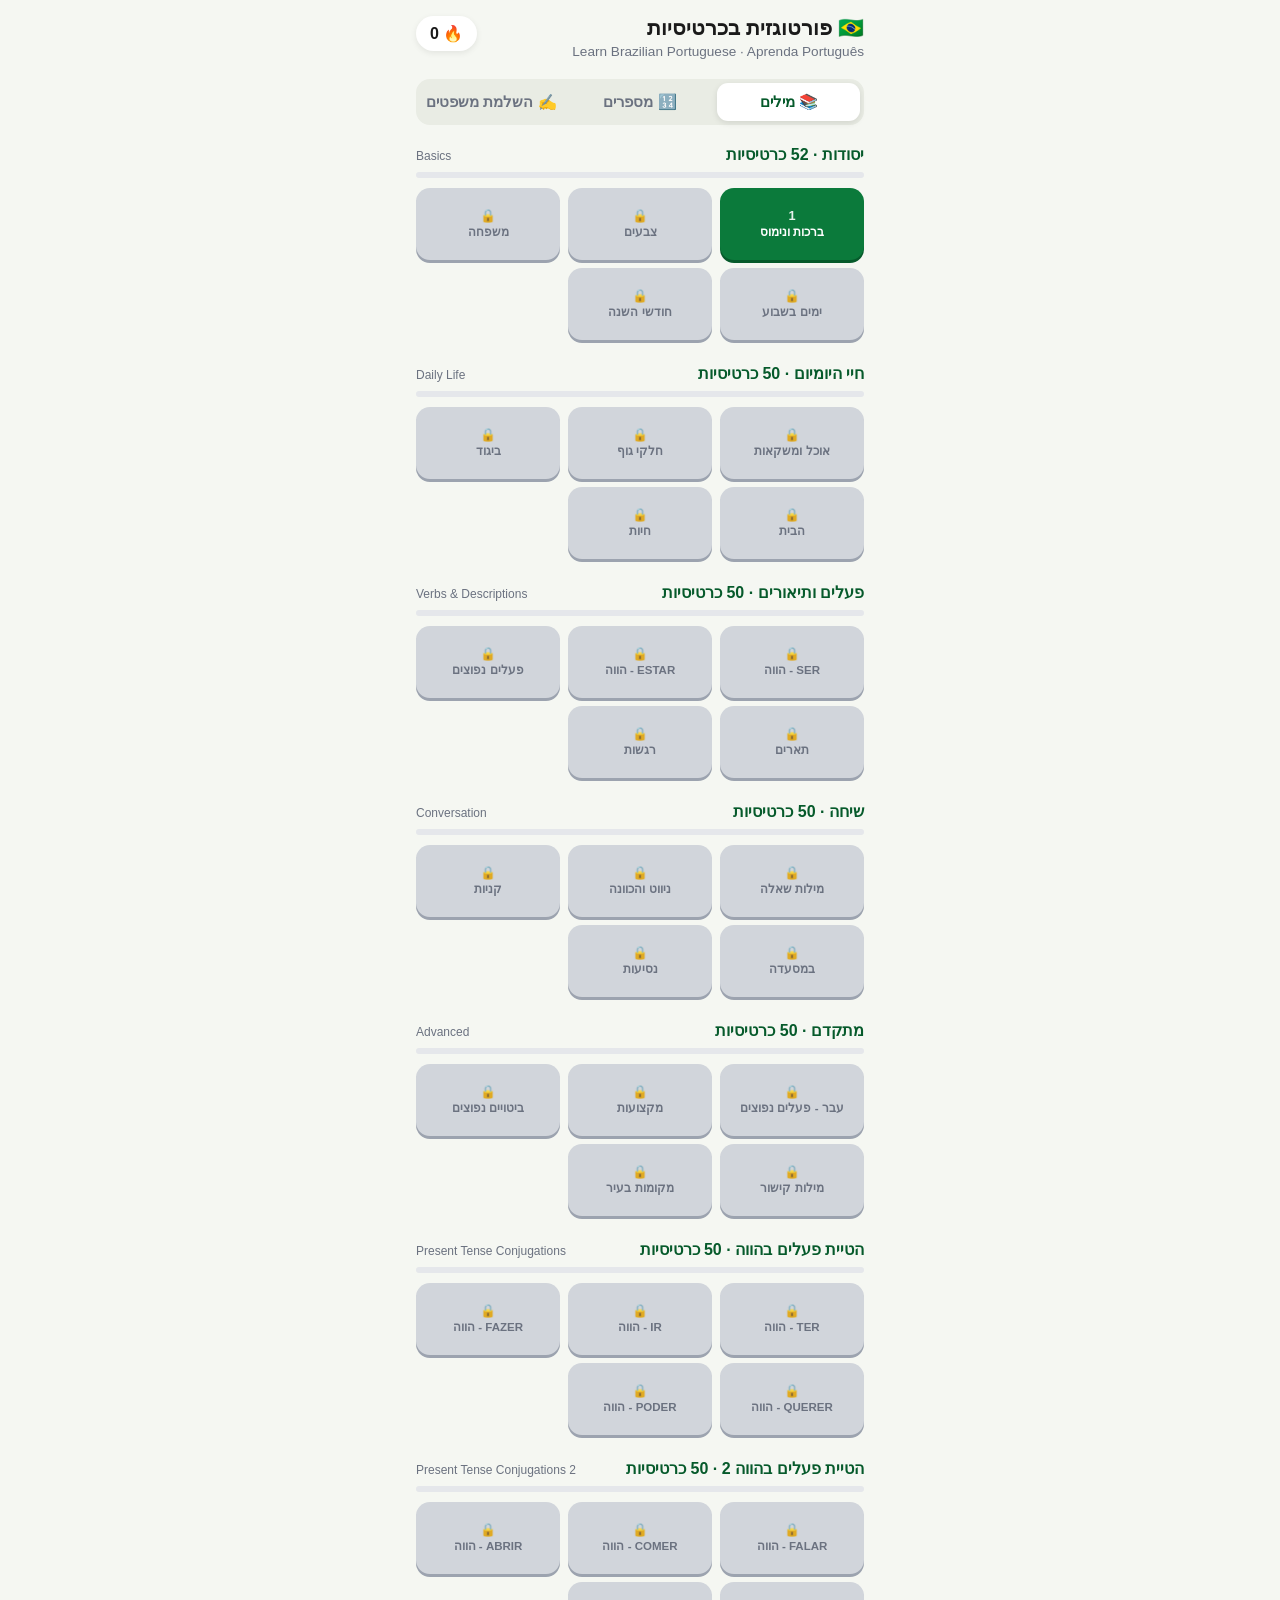
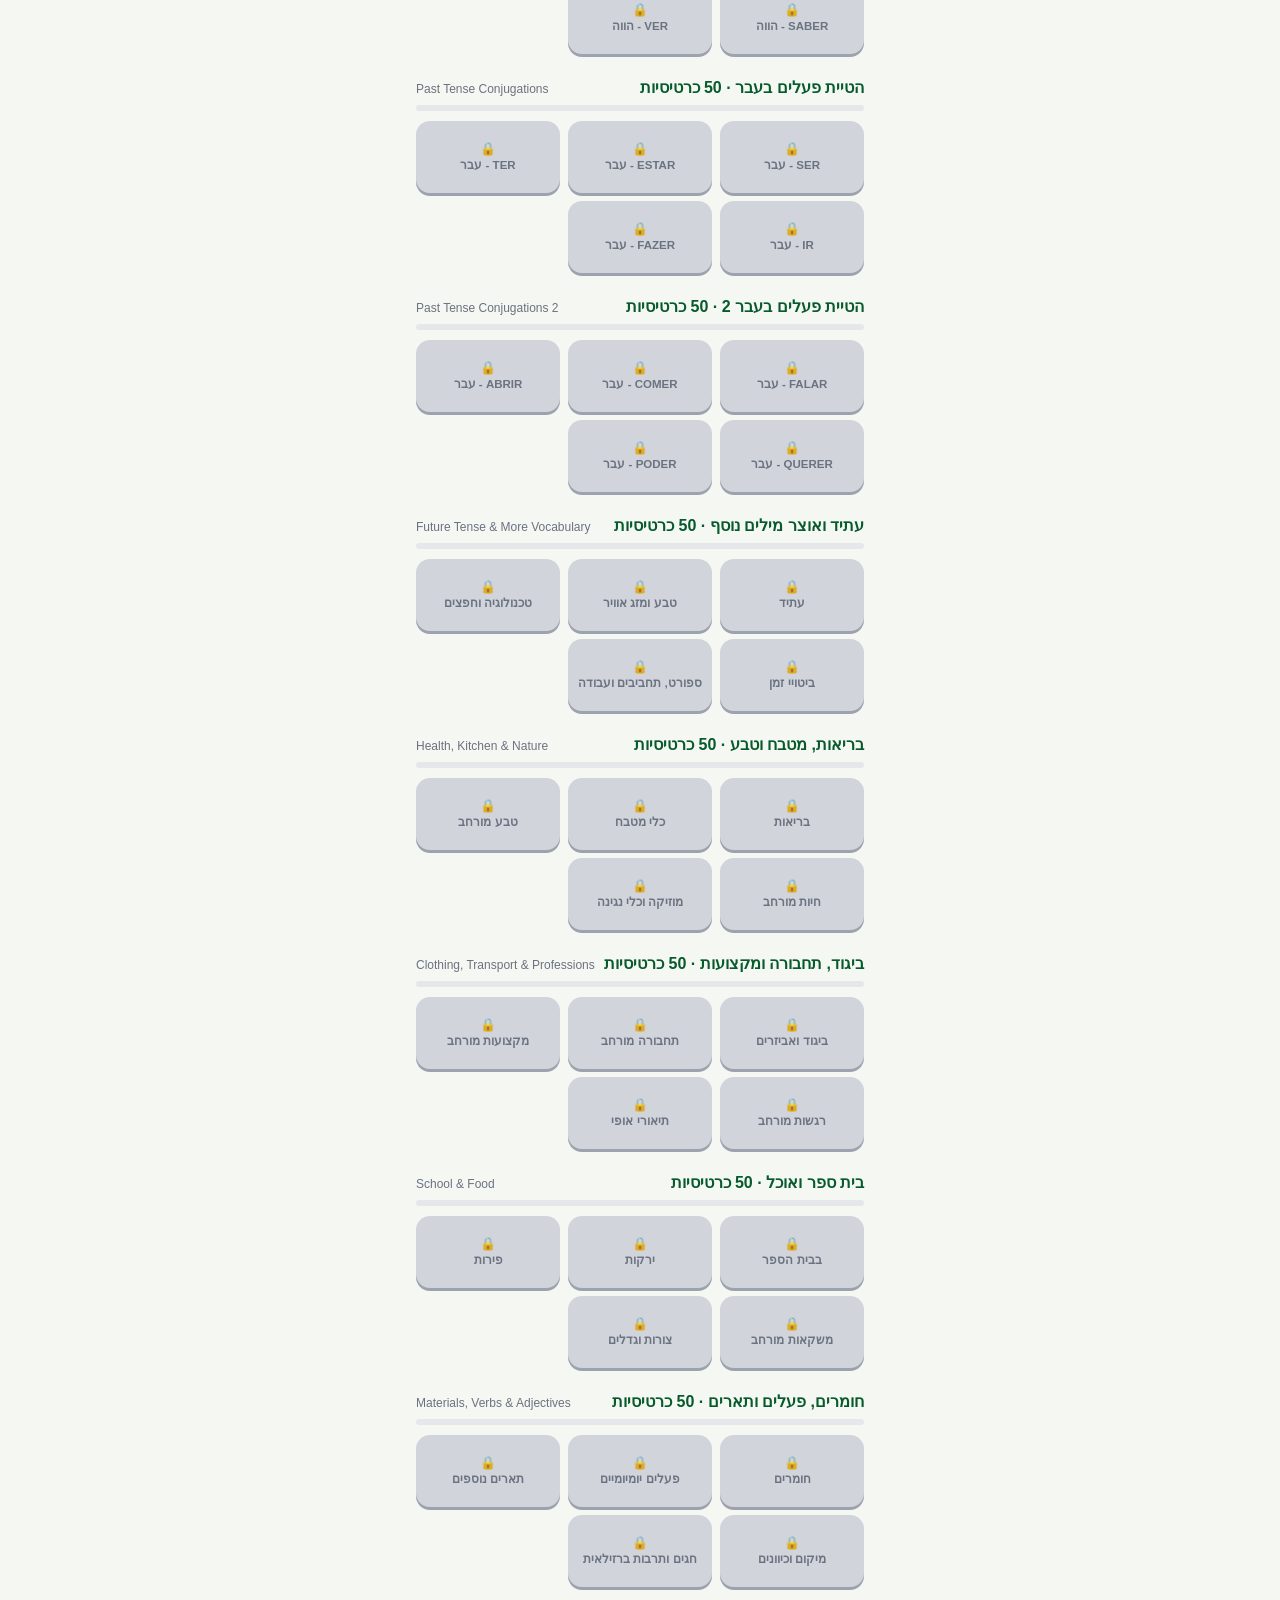
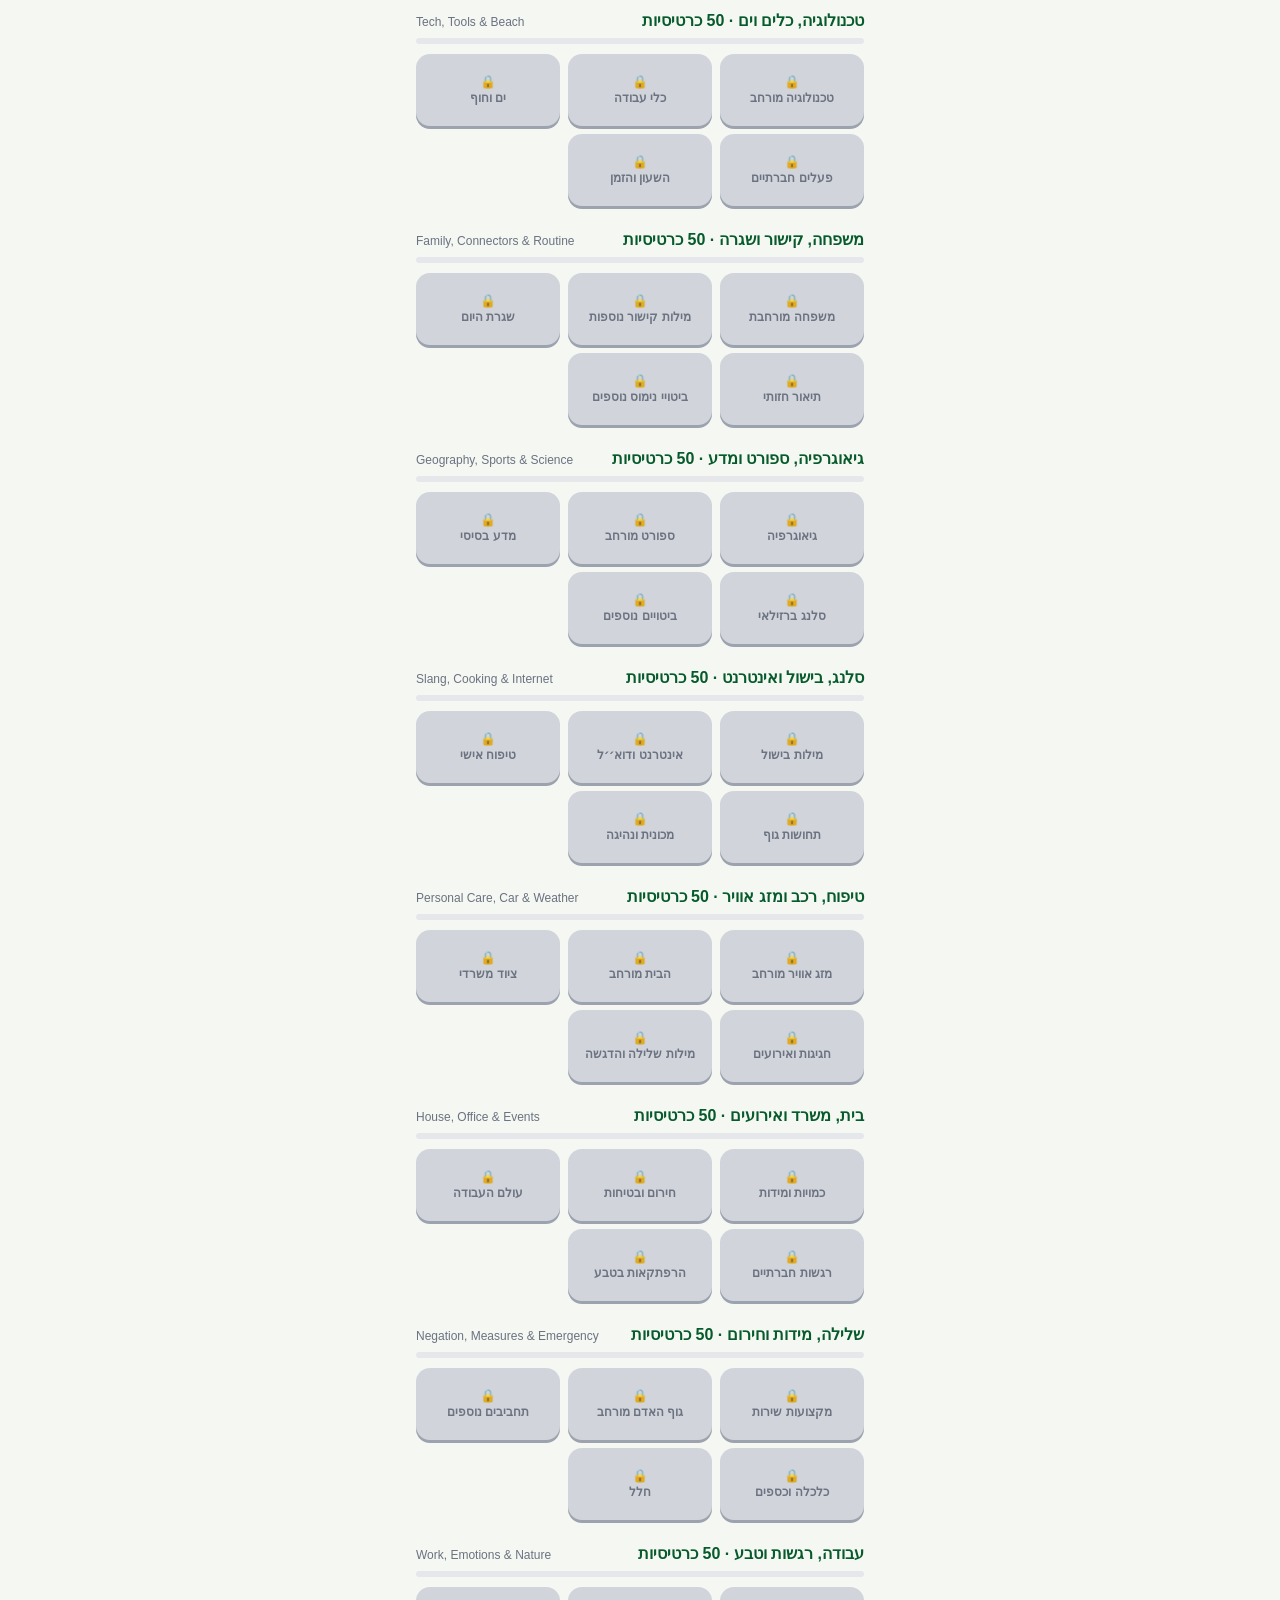
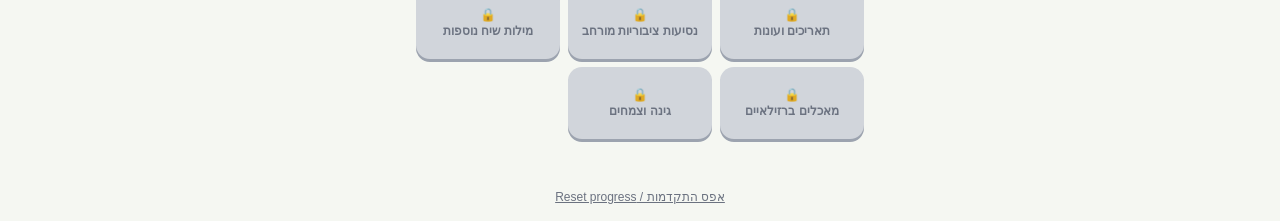
<file: index.html>
<!DOCTYPE html>
<html lang="he" dir="rtl">
<head>
<meta charset="UTF-8" />
<meta name="viewport" content="width=device-width, initial-scale=1, viewport-fit=cover, maximum-scale=1, user-scalable=no" />
<title>פורטוגזית בכרטיסיות | Português em Flashcards</title>

<!-- PWA / iPhone "Add to Home Screen" support -->
<meta name="apple-mobile-web-app-capable" content="yes" />
<meta name="apple-mobile-web-app-status-bar-style" content="black-translucent" />
<meta name="apple-mobile-web-app-title" content="Português" />
<meta name="theme-color" content="#0b7a3b" />
<link rel="manifest" href="manifest.json" />
<link rel="apple-touch-icon" href="icons/icon-192.png" />
<link rel="icon" href="icons/icon-192.png" />

<link rel="stylesheet" href="style.css" />
</head>
<body>

<div id="app">

  <!-- ===================== HOME SCREEN ===================== -->
  <section id="screen-home" class="screen active">
    <header class="home-header">
      <div class="home-title">
        <h1>🇧🇷 פורטוגזית בכרטיסיות</h1>
        <p class="subtitle">Learn Brazilian Portuguese · Aprenda Português</p>
      </div>
      <div class="streak-badge" id="streak-badge" title="רצף ימי לימוד / Study streak">
        🔥 <span id="streak-count">0</span>
      </div>
    </header>

    <button id="unknown-words-btn" class="unknown-words-btn" style="display:none;"></button>

    <div id="category-tabs" class="category-tabs"></div>

    <div id="levels-container"></div>

    <footer class="home-footer">
      <button id="reset-progress-btn" class="link-btn">אפס התקדמות / Reset progress</button>
    </footer>
  </section>

  <!-- ===================== LESSON SCREEN ===================== -->
  <section id="screen-lesson" class="screen">
    <header class="lesson-header">
      <button id="back-btn" class="icon-btn" aria-label="חזרה / Back">←</button>
      <div class="lesson-progress-wrap">
        <div class="lesson-progress-bar"><div id="lesson-progress-fill"></div></div>
        <span id="card-counter">1 / 10</span>
      </div>
      <button id="replay-audio-btn" class="icon-btn" aria-label="השמע / Play">🔊</button>
      <button id="mark-unknown-btn" class="icon-btn unknown-btn" aria-label="לא ידעתי / Don't know">🏳️</button>
    </header>

    <div class="card-stage">
      <div id="flashcard" class="flashcard">
        <div class="flashcard-face flashcard-front">
          <div class="pt-word" id="pt-word" dir="ltr"></div>
          <div class="tap-hint">הקש כדי לראות תרגום · tap to flip</div>
        </div>
        <div class="flashcard-face flashcard-back">
          <div class="back-he" id="back-he"></div>
          <div class="back-en" id="back-en" dir="ltr"></div>
          <div class="back-pt" id="back-pt" dir="ltr"></div>
        </div>
      </div>
    </div>

    <div class="lesson-controls">
      <button id="prev-card-btn" class="nav-btn">◁ הקודם</button>
      <button id="next-card-btn" class="nav-btn primary">הבא ▷</button>
    </div>
  </section>

  <!-- ===================== LESSON COMPLETE SCREEN ===================== -->
  <section id="screen-complete" class="screen">
    <div class="complete-box">
      <div class="complete-emoji">🎉</div>
      <h2>כל הכבוד! / Great job!</h2>
      <p id="complete-lesson-title"></p>
      <button id="complete-review-btn" class="nav-btn review-btn" style="display:none;"></button>
      <button id="complete-repeat-btn" class="nav-btn">חזור על השלב / Repeat</button>
      <button id="complete-continue-btn" class="nav-btn primary">המשך / Continue</button>
    </div>
  </section>

</div>

<script src="data.js"></script>
<script src="app.js"></script>
</body>
</html>
</file>
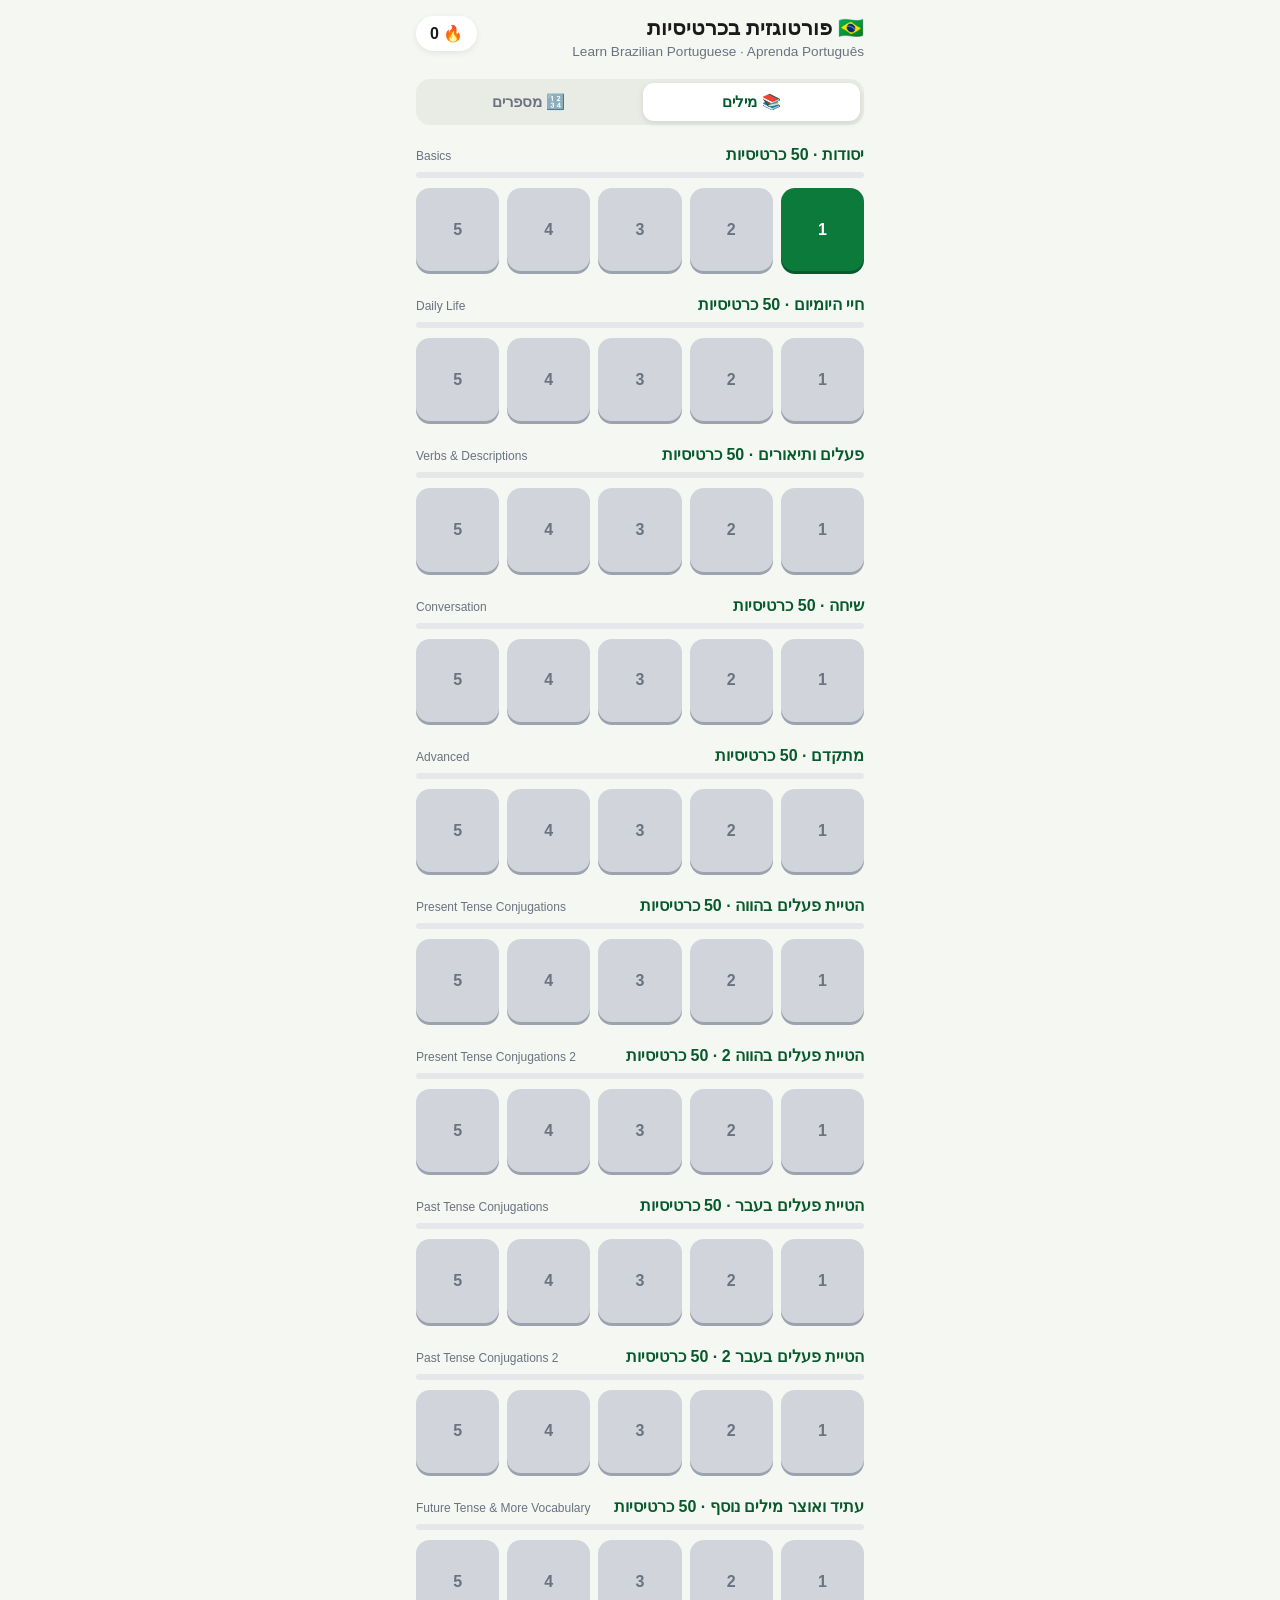
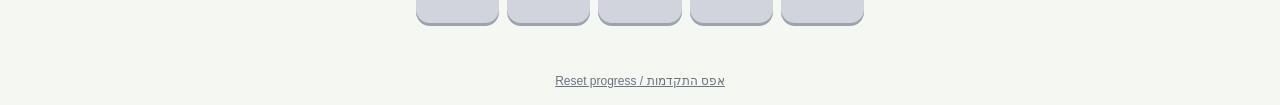
<file: portuguese-flashcards 2/index.html>
<!DOCTYPE html>
<html lang="he" dir="rtl">
<head>
<meta charset="UTF-8" />
<meta name="viewport" content="width=device-width, initial-scale=1, viewport-fit=cover, maximum-scale=1, user-scalable=no" />
<title>פורטוגזית בכרטיסיות | Português em Flashcards</title>

<!-- PWA / iPhone "Add to Home Screen" support -->
<meta name="apple-mobile-web-app-capable" content="yes" />
<meta name="apple-mobile-web-app-status-bar-style" content="black-translucent" />
<meta name="apple-mobile-web-app-title" content="Português" />
<meta name="theme-color" content="#0b7a3b" />
<link rel="manifest" href="manifest.json" />
<link rel="apple-touch-icon" href="icons/icon-192.png" />
<link rel="icon" href="icons/icon-192.png" />

<link rel="stylesheet" href="style.css" />
</head>
<body>

<div id="app">

  <!-- ===================== HOME SCREEN ===================== -->
  <section id="screen-home" class="screen active">
    <header class="home-header">
      <div class="home-title">
        <h1>🇧🇷 פורטוגזית בכרטיסיות</h1>
        <p class="subtitle">Learn Brazilian Portuguese · Aprenda Português</p>
      </div>
      <div class="streak-badge" id="streak-badge" title="רצף ימי לימוד / Study streak">
        🔥 <span id="streak-count">0</span>
      </div>
    </header>

    <div id="category-tabs" class="category-tabs"></div>

    <div id="levels-container"></div>

    <footer class="home-footer">
      <button id="reset-progress-btn" class="link-btn">אפס התקדמות / Reset progress</button>
    </footer>
  </section>

  <!-- ===================== LESSON SCREEN ===================== -->
  <section id="screen-lesson" class="screen">
    <header class="lesson-header">
      <button id="back-btn" class="icon-btn" aria-label="חזרה / Back">←</button>
      <div class="lesson-progress-wrap">
        <div class="lesson-progress-bar"><div id="lesson-progress-fill"></div></div>
        <span id="card-counter">1 / 10</span>
      </div>
      <button id="replay-audio-btn" class="icon-btn" aria-label="השמע / Play">🔊</button>
    </header>

    <div class="card-stage">
      <div id="flashcard" class="flashcard">
        <div class="flashcard-face flashcard-front">
          <div class="pt-word" id="pt-word" dir="ltr"></div>
          <div class="tap-hint">הקש כדי לראות תרגום · tap to flip</div>
        </div>
        <div class="flashcard-face flashcard-back">
          <div class="back-he" id="back-he"></div>
          <div class="back-en" id="back-en" dir="ltr"></div>
          <div class="back-pt" id="back-pt" dir="ltr"></div>
        </div>
      </div>
    </div>

    <div class="lesson-controls">
      <button id="prev-card-btn" class="nav-btn">◁ הקודם</button>
      <button id="next-card-btn" class="nav-btn primary">הבא ▷</button>
    </div>
  </section>

  <!-- ===================== LESSON COMPLETE SCREEN ===================== -->
  <section id="screen-complete" class="screen">
    <div class="complete-box">
      <div class="complete-emoji">🎉</div>
      <h2>כל הכבוד! / Great job!</h2>
      <p id="complete-lesson-title"></p>
      <button id="complete-repeat-btn" class="nav-btn">חזור על השלב / Repeat</button>
      <button id="complete-continue-btn" class="nav-btn primary">המשך / Continue</button>
    </div>
  </section>

</div>

<script src="data.js"></script>
<script src="app.js"></script>
</body>
</html>
</file>
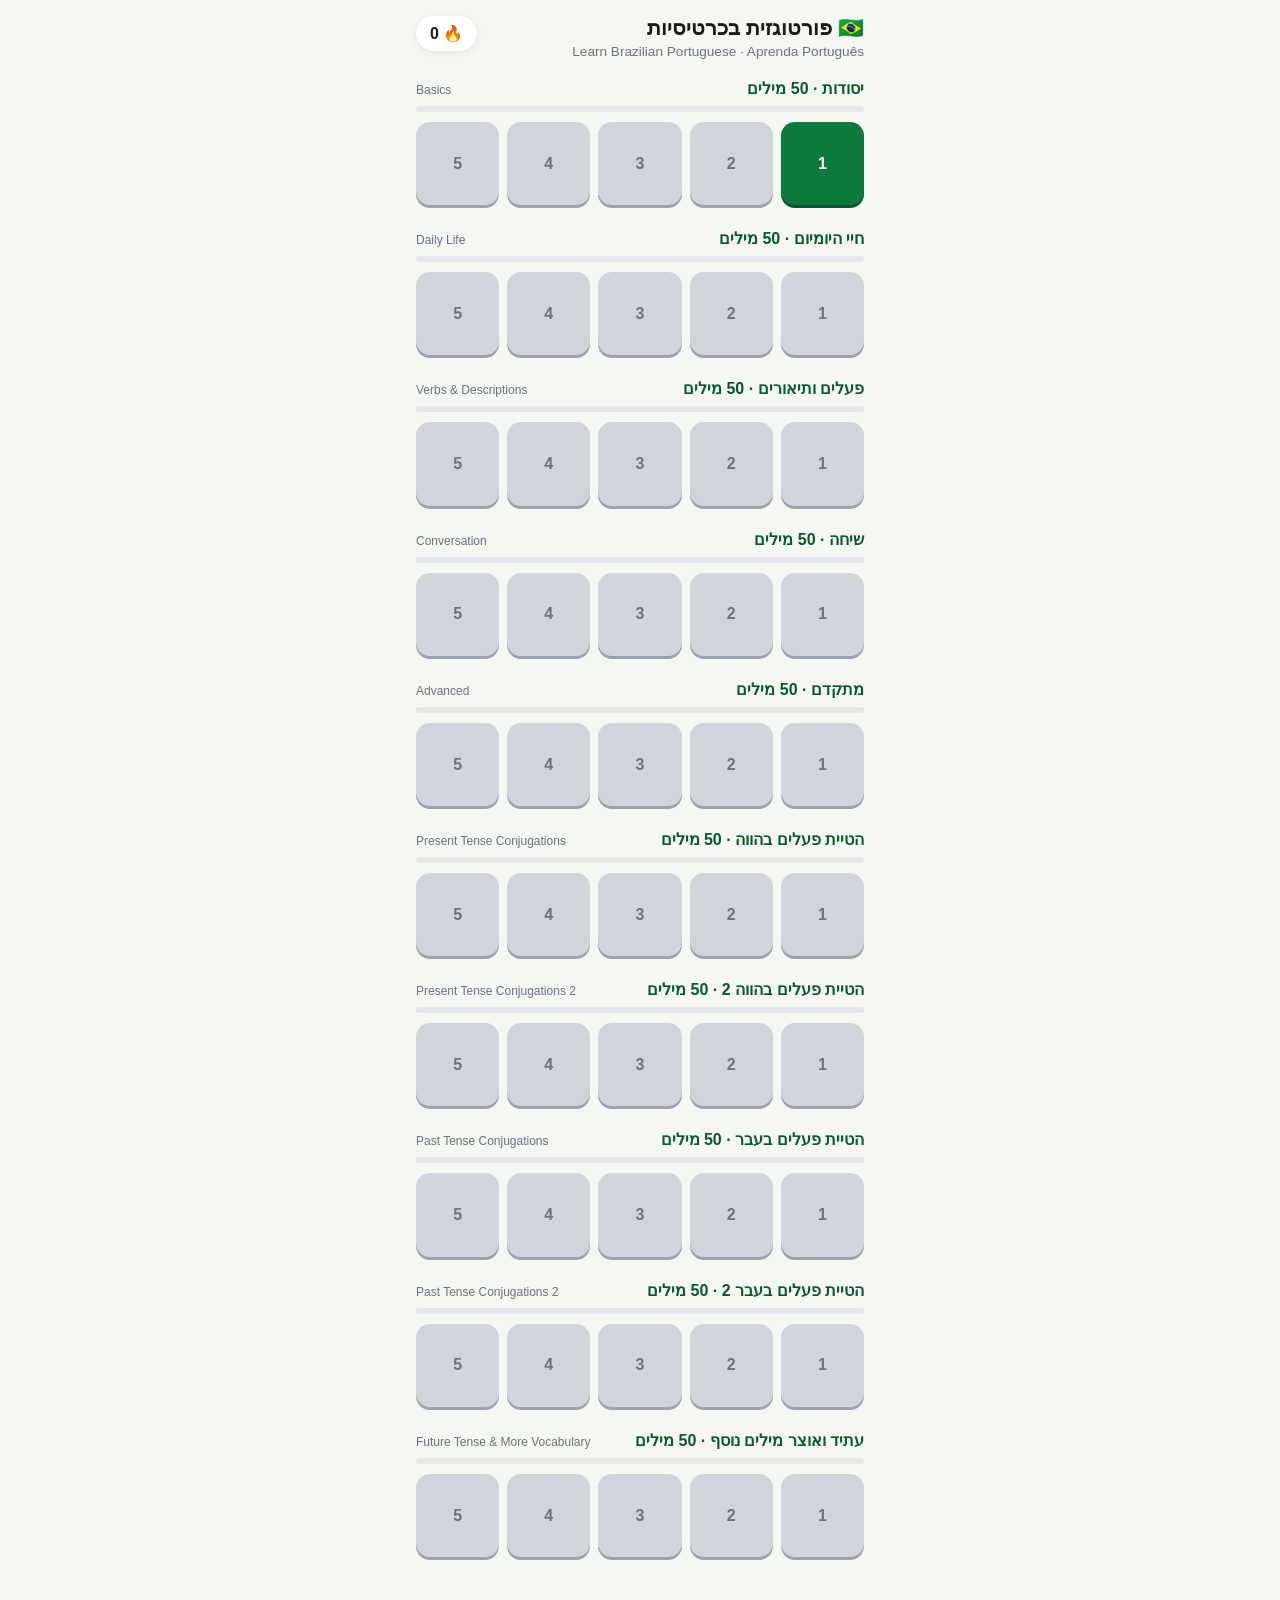
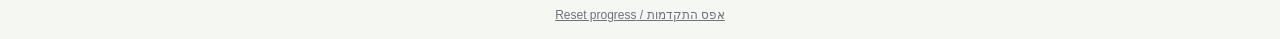
<file: portuguese-flashcards/index.html>
<!DOCTYPE html>
<html lang="he" dir="rtl">
<head>
<meta charset="UTF-8" />
<meta name="viewport" content="width=device-width, initial-scale=1, viewport-fit=cover, maximum-scale=1, user-scalable=no" />
<title>פורטוגזית בכרטיסיות | Português em Flashcards</title>

<!-- PWA / iPhone "Add to Home Screen" support -->
<meta name="apple-mobile-web-app-capable" content="yes" />
<meta name="apple-mobile-web-app-status-bar-style" content="black-translucent" />
<meta name="apple-mobile-web-app-title" content="Português" />
<meta name="theme-color" content="#0b7a3b" />
<link rel="manifest" href="manifest.json" />
<link rel="apple-touch-icon" href="icons/icon-192.png" />
<link rel="icon" href="icons/icon-192.png" />

<link rel="stylesheet" href="style.css" />
</head>
<body>

<div id="app">

  <!-- ===================== HOME SCREEN ===================== -->
  <section id="screen-home" class="screen active">
    <header class="home-header">
      <div class="home-title">
        <h1>🇧🇷 פורטוגזית בכרטיסיות</h1>
        <p class="subtitle">Learn Brazilian Portuguese · Aprenda Português</p>
      </div>
      <div class="streak-badge" id="streak-badge" title="רצף ימי לימוד / Study streak">
        🔥 <span id="streak-count">0</span>
      </div>
    </header>

    <div id="levels-container"></div>

    <footer class="home-footer">
      <button id="reset-progress-btn" class="link-btn">אפס התקדמות / Reset progress</button>
    </footer>
  </section>

  <!-- ===================== LESSON SCREEN ===================== -->
  <section id="screen-lesson" class="screen">
    <header class="lesson-header">
      <button id="back-btn" class="icon-btn" aria-label="חזרה / Back">←</button>
      <div class="lesson-progress-wrap">
        <div class="lesson-progress-bar"><div id="lesson-progress-fill"></div></div>
        <span id="card-counter">1 / 10</span>
      </div>
      <button id="replay-audio-btn" class="icon-btn" aria-label="השמע / Play">🔊</button>
    </header>

    <div class="card-stage">
      <div id="flashcard" class="flashcard">
        <div class="flashcard-face flashcard-front">
          <div class="pt-word" id="pt-word" dir="ltr"></div>
          <div class="tap-hint">הקש כדי לראות תרגום · tap to flip</div>
        </div>
        <div class="flashcard-face flashcard-back">
          <div class="back-he" id="back-he"></div>
          <div class="back-en" id="back-en" dir="ltr"></div>
          <div class="back-pt" id="back-pt" dir="ltr"></div>
        </div>
      </div>
    </div>

    <div class="lesson-controls">
      <button id="prev-card-btn" class="nav-btn">◁ הקודם</button>
      <button id="next-card-btn" class="nav-btn primary">הבא ▷</button>
    </div>
  </section>

  <!-- ===================== LESSON COMPLETE SCREEN ===================== -->
  <section id="screen-complete" class="screen">
    <div class="complete-box">
      <div class="complete-emoji">🎉</div>
      <h2>כל הכבוד! / Great job!</h2>
      <p id="complete-lesson-title"></p>
      <button id="complete-repeat-btn" class="nav-btn">חזור על השלב / Repeat</button>
      <button id="complete-continue-btn" class="nav-btn primary">המשך / Continue</button>
    </div>
  </section>

</div>

<script src="data.js"></script>
<script src="app.js"></script>
</body>
</html>
</file>
<file: style.css>
:root {
  --green: #0b7a3b;
  --green-dark: #065a2b;
  --yellow: #f6c90e;
  --blue: #1e3a8a;
  --bg: #f5f7f2;
  --card-bg: #ffffff;
  --text: #1a1a1a;
  --muted: #6b7280;
  --radius: 18px;
  --safe-top: env(safe-area-inset-top, 0px);
  --safe-bottom: env(safe-area-inset-bottom, 0px);
}

* { box-sizing: border-box; -webkit-tap-highlight-color: transparent; }

html, body {
  margin: 0;
  padding: 0;
  background: var(--bg);
  color: var(--text);
  font-family: -apple-system, BlinkMacSystemFont, "Segoe UI", Arial, sans-serif;
  overscroll-behavior-y: none;
  height: 100%;
}

#app {
  max-width: 480px;
  margin: 0 auto;
  min-height: 100vh;
  display: flex;
  flex-direction: column;
  position: relative;
}

.screen {
  display: none;
  flex: 1;
  flex-direction: column;
  padding: calc(16px + var(--safe-top)) 16px calc(16px + var(--safe-bottom));
  min-height: 100vh;
}
.screen.active { display: flex; }

/* ---------- HOME ---------- */
.home-header {
  display: flex;
  justify-content: space-between;
  align-items: flex-start;
  gap: 12px;
  margin-bottom: 20px;
}
.home-title h1 { font-size: 1.3rem; margin: 0 0 4px; }
.subtitle { margin: 0; color: var(--muted); font-size: 0.85rem; direction: ltr; text-align: right; }

.streak-badge {
  background: var(--card-bg);
  border-radius: 999px;
  padding: 8px 14px;
  font-weight: 700;
  box-shadow: 0 2px 6px rgba(0,0,0,0.08);
  white-space: nowrap;
}

.category-tabs {
  display: flex;
  gap: 6px;
  background: #e9ece4;
  border-radius: 14px;
  padding: 4px;
  margin-bottom: 20px;
}
.tab-btn {
  flex: 1;
  border: none;
  background: transparent;
  color: var(--muted);
  font-weight: 700;
  font-size: 0.95rem;
  padding: 10px 0;
  border-radius: 11px;
  cursor: pointer;
}
.tab-btn.active {
  background: var(--card-bg);
  color: var(--green-dark);
  box-shadow: 0 2px 6px rgba(0,0,0,0.1);
}

.level-block { margin-bottom: 24px; }
.level-title {
  font-size: 1rem;
  font-weight: 700;
  color: var(--green-dark);
  margin-bottom: 8px;
  display: flex;
  justify-content: space-between;
  align-items: baseline;
}
.level-title .level-sub { font-size: 0.75rem; color: var(--muted); font-weight: 400; direction: ltr; }

.level-progress-track {
  height: 6px;
  background: #e5e7eb;
  border-radius: 4px;
  margin-bottom: 10px;
  overflow: hidden;
}
.level-progress-fill {
  height: 100%;
  background: var(--green);
  border-radius: 4px;
  transition: width .3s ease;
}

.lesson-grid {
  display: grid;
  grid-template-columns: repeat(3, 1fr);
  gap: 8px;
}

.lesson-chip {
  min-height: 72px;
  border-radius: 14px;
  border: none;
  display: flex;
  flex-direction: column;
  align-items: center;
  justify-content: center;
  gap: 3px;
  font-weight: 700;
  color: white;
  background: var(--green);
  box-shadow: 0 3px 0 var(--green-dark);
  cursor: pointer;
  padding: 8px 4px;
  line-height: 1.15;
}
.lesson-chip .chip-num { font-size: 0.8rem; opacity: 0.9; }
.lesson-chip .chip-topic {
  font-size: 0.72rem;
  text-align: center;
  word-break: break-word;
}
.lesson-chip.locked {
  background: #d1d5db;
  box-shadow: 0 3px 0 #9ca3af;
  color: #6b7280;
  cursor: not-allowed;
}
.lesson-chip.done {
  background: var(--yellow);
  box-shadow: 0 3px 0 #b8960b;
  color: #3a2e00;
}
.lesson-chip:active:not(.locked) { transform: translateY(2px); box-shadow: none; }

.unknown-words-btn {
  display: block;
  width: 100%;
  background: #fff7ed;
  border: 1px solid #fed7aa;
  color: #92400e;
  font-weight: 700;
  font-size: 0.85rem;
  border-radius: 12px;
  padding: 12px;
  margin-bottom: 16px;
  cursor: pointer;
  text-align: center;
}
.unknown-words-btn:active { transform: translateY(1px); }

.home-footer { margin-top: auto; text-align: center; padding-top: 24px; }
.link-btn {
  background: none;
  border: none;
  color: var(--muted);
  font-size: 0.75rem;
  text-decoration: underline;
  cursor: pointer;
}

/* ---------- LESSON ---------- */
.lesson-header {
  display: flex;
  align-items: center;
  gap: 10px;
  margin-bottom: 20px;
}
.icon-btn {
  background: var(--card-bg);
  border: none;
  border-radius: 50%;
  width: 42px;
  height: 42px;
  font-size: 1.1rem;
  box-shadow: 0 2px 6px rgba(0,0,0,0.08);
  cursor: pointer;
  flex-shrink: 0;
}
.lesson-progress-wrap { flex: 1; display: flex; flex-direction: column; align-items: center; gap: 4px; }
.lesson-progress-bar { width: 100%; height: 8px; background: #e5e7eb; border-radius: 4px; overflow: hidden; }
#lesson-progress-fill { height: 100%; width: 10%; background: var(--green); transition: width .25s ease; }
#card-counter { font-size: 0.75rem; color: var(--muted); direction: ltr; }

.unknown-btn { font-size: 1.25rem; opacity: 0.45; transition: opacity .15s ease, transform .15s ease; }
.unknown-btn.active { opacity: 1; background: #fff7ed; box-shadow: 0 2px 6px rgba(245,158,11,0.4); }
.unknown-btn:active { transform: scale(0.92); }

.card-stage {
  flex: 1;
  display: flex;
  align-items: center;
  justify-content: center;
  perspective: 1200px;
  padding: 10px 0;
}

.flashcard {
  width: 100%;
  max-width: 360px;
  height: 380px;
  position: relative;
  transform-style: preserve-3d;
  transition: transform .5s cubic-bezier(.4,.2,.2,1);
  cursor: pointer;
}
.flashcard.flipped { transform: rotateY(180deg); }
.flashcard.no-anim { transition: none; }

.flashcard-face {
  position: absolute;
  inset: 0;
  border-radius: var(--radius);
  backface-visibility: hidden;
  display: flex;
  flex-direction: column;
  align-items: center;
  justify-content: center;
  padding: 24px;
  box-shadow: 0 8px 20px rgba(0,0,0,0.12);
  text-align: center;
}
.flashcard-front {
  background: linear-gradient(160deg, var(--green) 0%, var(--green-dark) 100%);
  color: white;
}
.flashcard-back {
  background: var(--card-bg);
  color: var(--text);
  transform: rotateY(180deg);
  gap: 10px;
}

.pt-word { font-size: 2rem; font-weight: 800; line-height: 1.25; }
.tap-hint { margin-top: 18px; font-size: 0.75rem; opacity: 0.85; direction: ltr; }

.back-he { font-size: 1.7rem; font-weight: 800; }
.back-en { font-size: 1.05rem; color: var(--muted); }
.back-pt { font-size: 0.95rem; color: var(--green-dark); font-weight: 600; margin-top: 6px; }

.lesson-controls {
  display: flex;
  gap: 10px;
  margin-top: 16px;
}
.nav-btn {
  flex: 1;
  padding: 14px;
  border-radius: 14px;
  border: none;
  font-size: 0.95rem;
  font-weight: 700;
  background: #e5e7eb;
  color: var(--text);
  cursor: pointer;
}
.nav-btn.primary {
  background: var(--green);
  color: white;
  box-shadow: 0 3px 0 var(--green-dark);
}
.nav-btn:active { transform: translateY(1px); }
.nav-btn:disabled { opacity: 0.4; cursor: not-allowed; }

/* ---------- COMPLETE ---------- */
#screen-complete { align-items: center; justify-content: center; }
.complete-box { text-align: center; max-width: 320px; margin: 0 auto; }
.complete-emoji { font-size: 4rem; margin-bottom: 10px; }
.complete-box h2 { margin: 0 0 8px; }
#complete-lesson-title { color: var(--muted); margin-bottom: 16px; }
.complete-box .nav-btn { display: block; width: 100%; margin-bottom: 10px; }

.review-btn {
  background: #f59e0b !important;
  color: white !important;
  box-shadow: 0 3px 0 #b45309 !important;
}
</file>
<file: portuguese-flashcards 2/style.css>
:root {
  --green: #0b7a3b;
  --green-dark: #065a2b;
  --yellow: #f6c90e;
  --blue: #1e3a8a;
  --bg: #f5f7f2;
  --card-bg: #ffffff;
  --text: #1a1a1a;
  --muted: #6b7280;
  --radius: 18px;
  --safe-top: env(safe-area-inset-top, 0px);
  --safe-bottom: env(safe-area-inset-bottom, 0px);
}

* { box-sizing: border-box; -webkit-tap-highlight-color: transparent; }

html, body {
  margin: 0;
  padding: 0;
  background: var(--bg);
  color: var(--text);
  font-family: -apple-system, BlinkMacSystemFont, "Segoe UI", Arial, sans-serif;
  overscroll-behavior-y: none;
  height: 100%;
}

#app {
  max-width: 480px;
  margin: 0 auto;
  min-height: 100vh;
  display: flex;
  flex-direction: column;
  position: relative;
}

.screen {
  display: none;
  flex: 1;
  flex-direction: column;
  padding: calc(16px + var(--safe-top)) 16px calc(16px + var(--safe-bottom));
  min-height: 100vh;
}
.screen.active { display: flex; }

/* ---------- HOME ---------- */
.home-header {
  display: flex;
  justify-content: space-between;
  align-items: flex-start;
  gap: 12px;
  margin-bottom: 20px;
}
.home-title h1 { font-size: 1.3rem; margin: 0 0 4px; }
.subtitle { margin: 0; color: var(--muted); font-size: 0.85rem; direction: ltr; text-align: right; }

.streak-badge {
  background: var(--card-bg);
  border-radius: 999px;
  padding: 8px 14px;
  font-weight: 700;
  box-shadow: 0 2px 6px rgba(0,0,0,0.08);
  white-space: nowrap;
}

.category-tabs {
  display: flex;
  gap: 6px;
  background: #e9ece4;
  border-radius: 14px;
  padding: 4px;
  margin-bottom: 20px;
}
.tab-btn {
  flex: 1;
  border: none;
  background: transparent;
  color: var(--muted);
  font-weight: 700;
  font-size: 0.95rem;
  padding: 10px 0;
  border-radius: 11px;
  cursor: pointer;
}
.tab-btn.active {
  background: var(--card-bg);
  color: var(--green-dark);
  box-shadow: 0 2px 6px rgba(0,0,0,0.1);
}

.level-block { margin-bottom: 24px; }
.level-title {
  font-size: 1rem;
  font-weight: 700;
  color: var(--green-dark);
  margin-bottom: 8px;
  display: flex;
  justify-content: space-between;
  align-items: baseline;
}
.level-title .level-sub { font-size: 0.75rem; color: var(--muted); font-weight: 400; direction: ltr; }

.level-progress-track {
  height: 6px;
  background: #e5e7eb;
  border-radius: 4px;
  margin-bottom: 10px;
  overflow: hidden;
}
.level-progress-fill {
  height: 100%;
  background: var(--green);
  border-radius: 4px;
  transition: width .3s ease;
}

.lesson-grid {
  display: grid;
  grid-template-columns: repeat(5, 1fr);
  gap: 8px;
}

.lesson-chip {
  aspect-ratio: 1;
  border-radius: 14px;
  border: none;
  display: flex;
  flex-direction: column;
  align-items: center;
  justify-content: center;
  font-size: 0.7rem;
  font-weight: 700;
  color: white;
  background: var(--green);
  box-shadow: 0 3px 0 var(--green-dark);
  cursor: pointer;
  padding: 2px;
  line-height: 1.1;
}
.lesson-chip .chip-num { font-size: 1rem; }
.lesson-chip.locked {
  background: #d1d5db;
  box-shadow: 0 3px 0 #9ca3af;
  color: #6b7280;
  cursor: not-allowed;
}
.lesson-chip.done {
  background: var(--yellow);
  box-shadow: 0 3px 0 #b8960b;
  color: #3a2e00;
}
.lesson-chip:active:not(.locked) { transform: translateY(2px); box-shadow: none; }

.home-footer { margin-top: auto; text-align: center; padding-top: 24px; }
.link-btn {
  background: none;
  border: none;
  color: var(--muted);
  font-size: 0.75rem;
  text-decoration: underline;
  cursor: pointer;
}

/* ---------- LESSON ---------- */
.lesson-header {
  display: flex;
  align-items: center;
  gap: 10px;
  margin-bottom: 20px;
}
.icon-btn {
  background: var(--card-bg);
  border: none;
  border-radius: 50%;
  width: 42px;
  height: 42px;
  font-size: 1.1rem;
  box-shadow: 0 2px 6px rgba(0,0,0,0.08);
  cursor: pointer;
  flex-shrink: 0;
}
.lesson-progress-wrap { flex: 1; display: flex; flex-direction: column; align-items: center; gap: 4px; }
.lesson-progress-bar { width: 100%; height: 8px; background: #e5e7eb; border-radius: 4px; overflow: hidden; }
#lesson-progress-fill { height: 100%; width: 10%; background: var(--green); transition: width .25s ease; }
#card-counter { font-size: 0.75rem; color: var(--muted); direction: ltr; }

.card-stage {
  flex: 1;
  display: flex;
  align-items: center;
  justify-content: center;
  perspective: 1200px;
  padding: 10px 0;
}

.flashcard {
  width: 100%;
  max-width: 360px;
  height: 380px;
  position: relative;
  transform-style: preserve-3d;
  transition: transform .5s cubic-bezier(.4,.2,.2,1);
  cursor: pointer;
}
.flashcard.flipped { transform: rotateY(180deg); }
.flashcard.no-anim { transition: none; }

.flashcard-face {
  position: absolute;
  inset: 0;
  border-radius: var(--radius);
  backface-visibility: hidden;
  display: flex;
  flex-direction: column;
  align-items: center;
  justify-content: center;
  padding: 24px;
  box-shadow: 0 8px 20px rgba(0,0,0,0.12);
  text-align: center;
}
.flashcard-front {
  background: linear-gradient(160deg, var(--green) 0%, var(--green-dark) 100%);
  color: white;
}
.flashcard-back {
  background: var(--card-bg);
  color: var(--text);
  transform: rotateY(180deg);
  gap: 10px;
}

.pt-word { font-size: 2rem; font-weight: 800; line-height: 1.25; }
.tap-hint { margin-top: 18px; font-size: 0.75rem; opacity: 0.85; direction: ltr; }

.back-he { font-size: 1.7rem; font-weight: 800; }
.back-en { font-size: 1.05rem; color: var(--muted); }
.back-pt { font-size: 0.95rem; color: var(--green-dark); font-weight: 600; margin-top: 6px; }

.lesson-controls {
  display: flex;
  gap: 10px;
  margin-top: 16px;
}
.nav-btn {
  flex: 1;
  padding: 14px;
  border-radius: 14px;
  border: none;
  font-size: 0.95rem;
  font-weight: 700;
  background: #e5e7eb;
  color: var(--text);
  cursor: pointer;
}
.nav-btn.primary {
  background: var(--green);
  color: white;
  box-shadow: 0 3px 0 var(--green-dark);
}
.nav-btn:active { transform: translateY(1px); }
.nav-btn:disabled { opacity: 0.4; cursor: not-allowed; }

/* ---------- COMPLETE ---------- */
#screen-complete { align-items: center; justify-content: center; }
.complete-box { text-align: center; max-width: 320px; margin: 0 auto; }
.complete-emoji { font-size: 4rem; margin-bottom: 10px; }
.complete-box h2 { margin: 0 0 8px; }
#complete-lesson-title { color: var(--muted); margin-bottom: 24px; }
.complete-box .nav-btn { display: block; width: 100%; margin-bottom: 10px; }
</file>
<file: portuguese-flashcards/style.css>
:root {
  --green: #0b7a3b;
  --green-dark: #065a2b;
  --yellow: #f6c90e;
  --blue: #1e3a8a;
  --bg: #f5f7f2;
  --card-bg: #ffffff;
  --text: #1a1a1a;
  --muted: #6b7280;
  --radius: 18px;
  --safe-top: env(safe-area-inset-top, 0px);
  --safe-bottom: env(safe-area-inset-bottom, 0px);
}

* { box-sizing: border-box; -webkit-tap-highlight-color: transparent; }

html, body {
  margin: 0;
  padding: 0;
  background: var(--bg);
  color: var(--text);
  font-family: -apple-system, BlinkMacSystemFont, "Segoe UI", Arial, sans-serif;
  overscroll-behavior-y: none;
  height: 100%;
}

#app {
  max-width: 480px;
  margin: 0 auto;
  min-height: 100vh;
  display: flex;
  flex-direction: column;
  position: relative;
}

.screen {
  display: none;
  flex: 1;
  flex-direction: column;
  padding: calc(16px + var(--safe-top)) 16px calc(16px + var(--safe-bottom));
  min-height: 100vh;
}
.screen.active { display: flex; }

/* ---------- HOME ---------- */
.home-header {
  display: flex;
  justify-content: space-between;
  align-items: flex-start;
  gap: 12px;
  margin-bottom: 20px;
}
.home-title h1 { font-size: 1.3rem; margin: 0 0 4px; }
.subtitle { margin: 0; color: var(--muted); font-size: 0.85rem; direction: ltr; text-align: right; }

.streak-badge {
  background: var(--card-bg);
  border-radius: 999px;
  padding: 8px 14px;
  font-weight: 700;
  box-shadow: 0 2px 6px rgba(0,0,0,0.08);
  white-space: nowrap;
}

.level-block { margin-bottom: 24px; }
.level-title {
  font-size: 1rem;
  font-weight: 700;
  color: var(--green-dark);
  margin-bottom: 8px;
  display: flex;
  justify-content: space-between;
  align-items: baseline;
}
.level-title .level-sub { font-size: 0.75rem; color: var(--muted); font-weight: 400; direction: ltr; }

.level-progress-track {
  height: 6px;
  background: #e5e7eb;
  border-radius: 4px;
  margin-bottom: 10px;
  overflow: hidden;
}
.level-progress-fill {
  height: 100%;
  background: var(--green);
  border-radius: 4px;
  transition: width .3s ease;
}

.lesson-grid {
  display: grid;
  grid-template-columns: repeat(5, 1fr);
  gap: 8px;
}

.lesson-chip {
  aspect-ratio: 1;
  border-radius: 14px;
  border: none;
  display: flex;
  flex-direction: column;
  align-items: center;
  justify-content: center;
  font-size: 0.7rem;
  font-weight: 700;
  color: white;
  background: var(--green);
  box-shadow: 0 3px 0 var(--green-dark);
  cursor: pointer;
  padding: 2px;
  line-height: 1.1;
}
.lesson-chip .chip-num { font-size: 1rem; }
.lesson-chip.locked {
  background: #d1d5db;
  box-shadow: 0 3px 0 #9ca3af;
  color: #6b7280;
  cursor: not-allowed;
}
.lesson-chip.done {
  background: var(--yellow);
  box-shadow: 0 3px 0 #b8960b;
  color: #3a2e00;
}
.lesson-chip:active:not(.locked) { transform: translateY(2px); box-shadow: none; }

.home-footer { margin-top: auto; text-align: center; padding-top: 24px; }
.link-btn {
  background: none;
  border: none;
  color: var(--muted);
  font-size: 0.75rem;
  text-decoration: underline;
  cursor: pointer;
}

/* ---------- LESSON ---------- */
.lesson-header {
  display: flex;
  align-items: center;
  gap: 10px;
  margin-bottom: 20px;
}
.icon-btn {
  background: var(--card-bg);
  border: none;
  border-radius: 50%;
  width: 42px;
  height: 42px;
  font-size: 1.1rem;
  box-shadow: 0 2px 6px rgba(0,0,0,0.08);
  cursor: pointer;
  flex-shrink: 0;
}
.lesson-progress-wrap { flex: 1; display: flex; flex-direction: column; align-items: center; gap: 4px; }
.lesson-progress-bar { width: 100%; height: 8px; background: #e5e7eb; border-radius: 4px; overflow: hidden; }
#lesson-progress-fill { height: 100%; width: 10%; background: var(--green); transition: width .25s ease; }
#card-counter { font-size: 0.75rem; color: var(--muted); direction: ltr; }

.card-stage {
  flex: 1;
  display: flex;
  align-items: center;
  justify-content: center;
  perspective: 1200px;
  padding: 10px 0;
}

.flashcard {
  width: 100%;
  max-width: 360px;
  height: 380px;
  position: relative;
  transform-style: preserve-3d;
  transition: transform .5s cubic-bezier(.4,.2,.2,1);
  cursor: pointer;
}
.flashcard.flipped { transform: rotateY(180deg); }

.flashcard-face {
  position: absolute;
  inset: 0;
  border-radius: var(--radius);
  backface-visibility: hidden;
  display: flex;
  flex-direction: column;
  align-items: center;
  justify-content: center;
  padding: 24px;
  box-shadow: 0 8px 20px rgba(0,0,0,0.12);
  text-align: center;
}
.flashcard-front {
  background: linear-gradient(160deg, var(--green) 0%, var(--green-dark) 100%);
  color: white;
}
.flashcard-back {
  background: var(--card-bg);
  color: var(--text);
  transform: rotateY(180deg);
  gap: 10px;
}

.pt-word { font-size: 2rem; font-weight: 800; line-height: 1.25; }
.tap-hint { margin-top: 18px; font-size: 0.75rem; opacity: 0.85; direction: ltr; }

.back-he { font-size: 1.7rem; font-weight: 800; }
.back-en { font-size: 1.05rem; color: var(--muted); }
.back-pt { font-size: 0.95rem; color: var(--green-dark); font-weight: 600; margin-top: 6px; }

.lesson-controls {
  display: flex;
  gap: 10px;
  margin-top: 16px;
}
.nav-btn {
  flex: 1;
  padding: 14px;
  border-radius: 14px;
  border: none;
  font-size: 0.95rem;
  font-weight: 700;
  background: #e5e7eb;
  color: var(--text);
  cursor: pointer;
}
.nav-btn.primary {
  background: var(--green);
  color: white;
  box-shadow: 0 3px 0 var(--green-dark);
}
.nav-btn:active { transform: translateY(1px); }
.nav-btn:disabled { opacity: 0.4; cursor: not-allowed; }

/* ---------- COMPLETE ---------- */
#screen-complete { align-items: center; justify-content: center; }
.complete-box { text-align: center; max-width: 320px; margin: 0 auto; }
.complete-emoji { font-size: 4rem; margin-bottom: 10px; }
.complete-box h2 { margin: 0 0 8px; }
#complete-lesson-title { color: var(--muted); margin-bottom: 24px; }
.complete-box .nav-btn { display: block; width: 100%; margin-bottom: 10px; }
</file>
